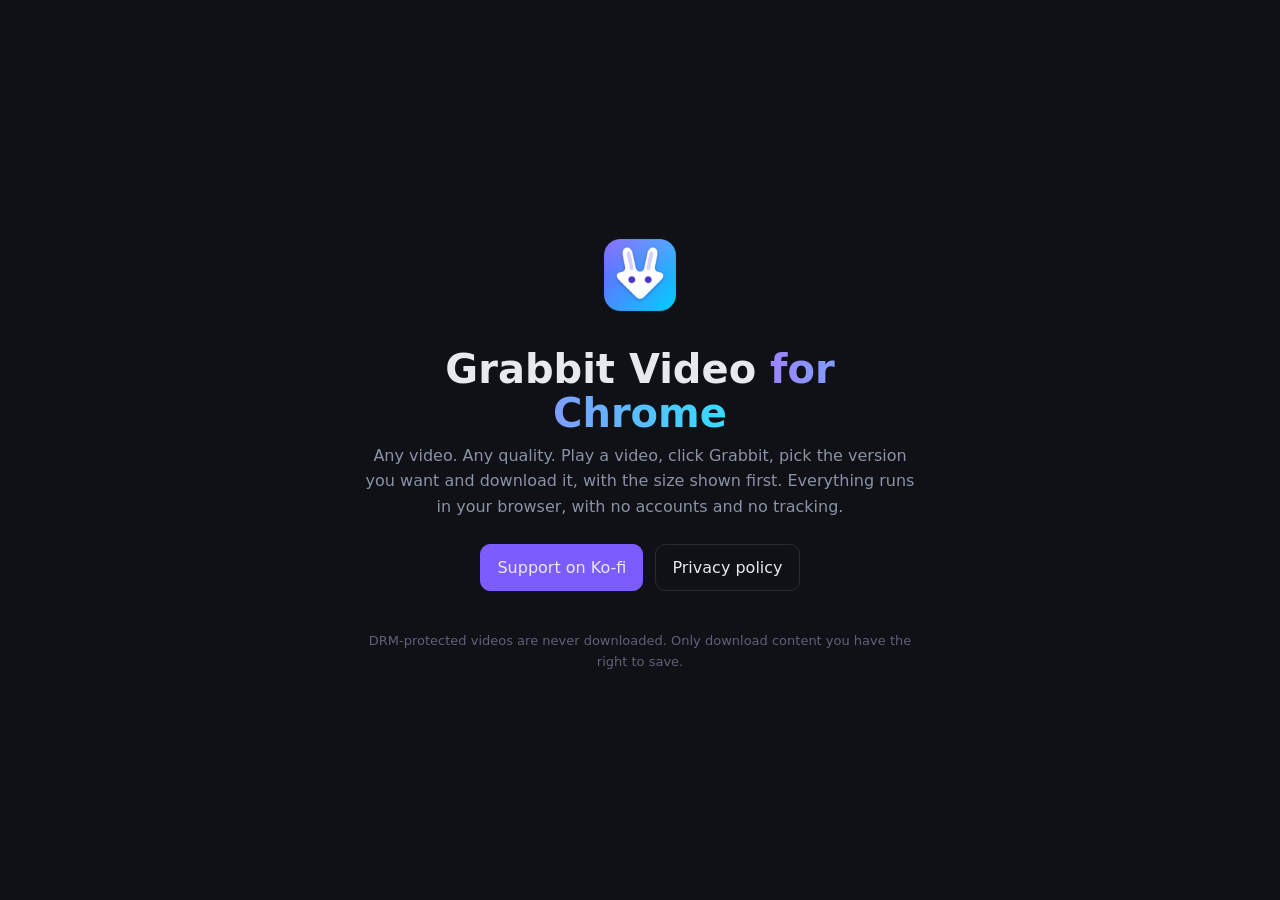
<file: index.html>
<!doctype html>
<html lang="en">
<head>
  <meta charset="utf-8">
  <meta name="viewport" content="width=device-width, initial-scale=1">
  <title>Grabbit Video</title>
  <meta name="description" content="Download videos from almost any site: MP4, WebM, HLS, DASH and more. Pick the quality and see the size first. No tracking.">
  <link rel="icon" href="icons/icon32.png">
  <style>
    :root{color-scheme:dark}
    *{box-sizing:border-box}
    body{margin:0;min-height:100vh;display:grid;place-items:center;background:#0F1117;color:#E7E9EE;font:16px/1.6 system-ui,-apple-system,"Segoe UI",Roboto,sans-serif;padding:24px}
    main{max-width:560px;text-align:center}
    img{width:96px;height:96px}
    h1{font-size:40px;line-height:1.1;margin:16px 0 8px}
    h1 span{background:linear-gradient(90deg,#9C84FF,#33DEFF);-webkit-background-clip:text;background-clip:text;color:transparent}
    p{color:#8B92A5;margin:0 0 24px}
    nav{display:flex;gap:12px;justify-content:center;flex-wrap:wrap}
    a{color:#E7E9EE;text-decoration:none;border:1px solid #262B38;border-radius:10px;padding:10px 16px}
    a:hover{border-color:#7C5CFF}
    a.primary{background:#7C5CFF;border-color:#7C5CFF}
    footer{margin-top:40px;font-size:13px;color:#5d6375}
  </style>
</head>
<body>
  <main>
    <img src="icons/icon128.png" alt="Grabbit Video icon">
    <h1>Grabbit Video <span>for Chrome</span></h1>
    <p>Any video. Any quality. Play a video, click Grabbit, pick the version you want and download it, with the size shown first. Everything runs in your browser, with no accounts and no tracking.</p>
    <nav>
      <a class="primary" href="https://ko-fi.com/grabbit">Support on Ko-fi</a>
      <a href="privacy/">Privacy policy</a>
    </nav>
    <footer>DRM-protected videos are never downloaded. Only download content you have the right to save.</footer>
  </main>
</body>
</html>
</file>
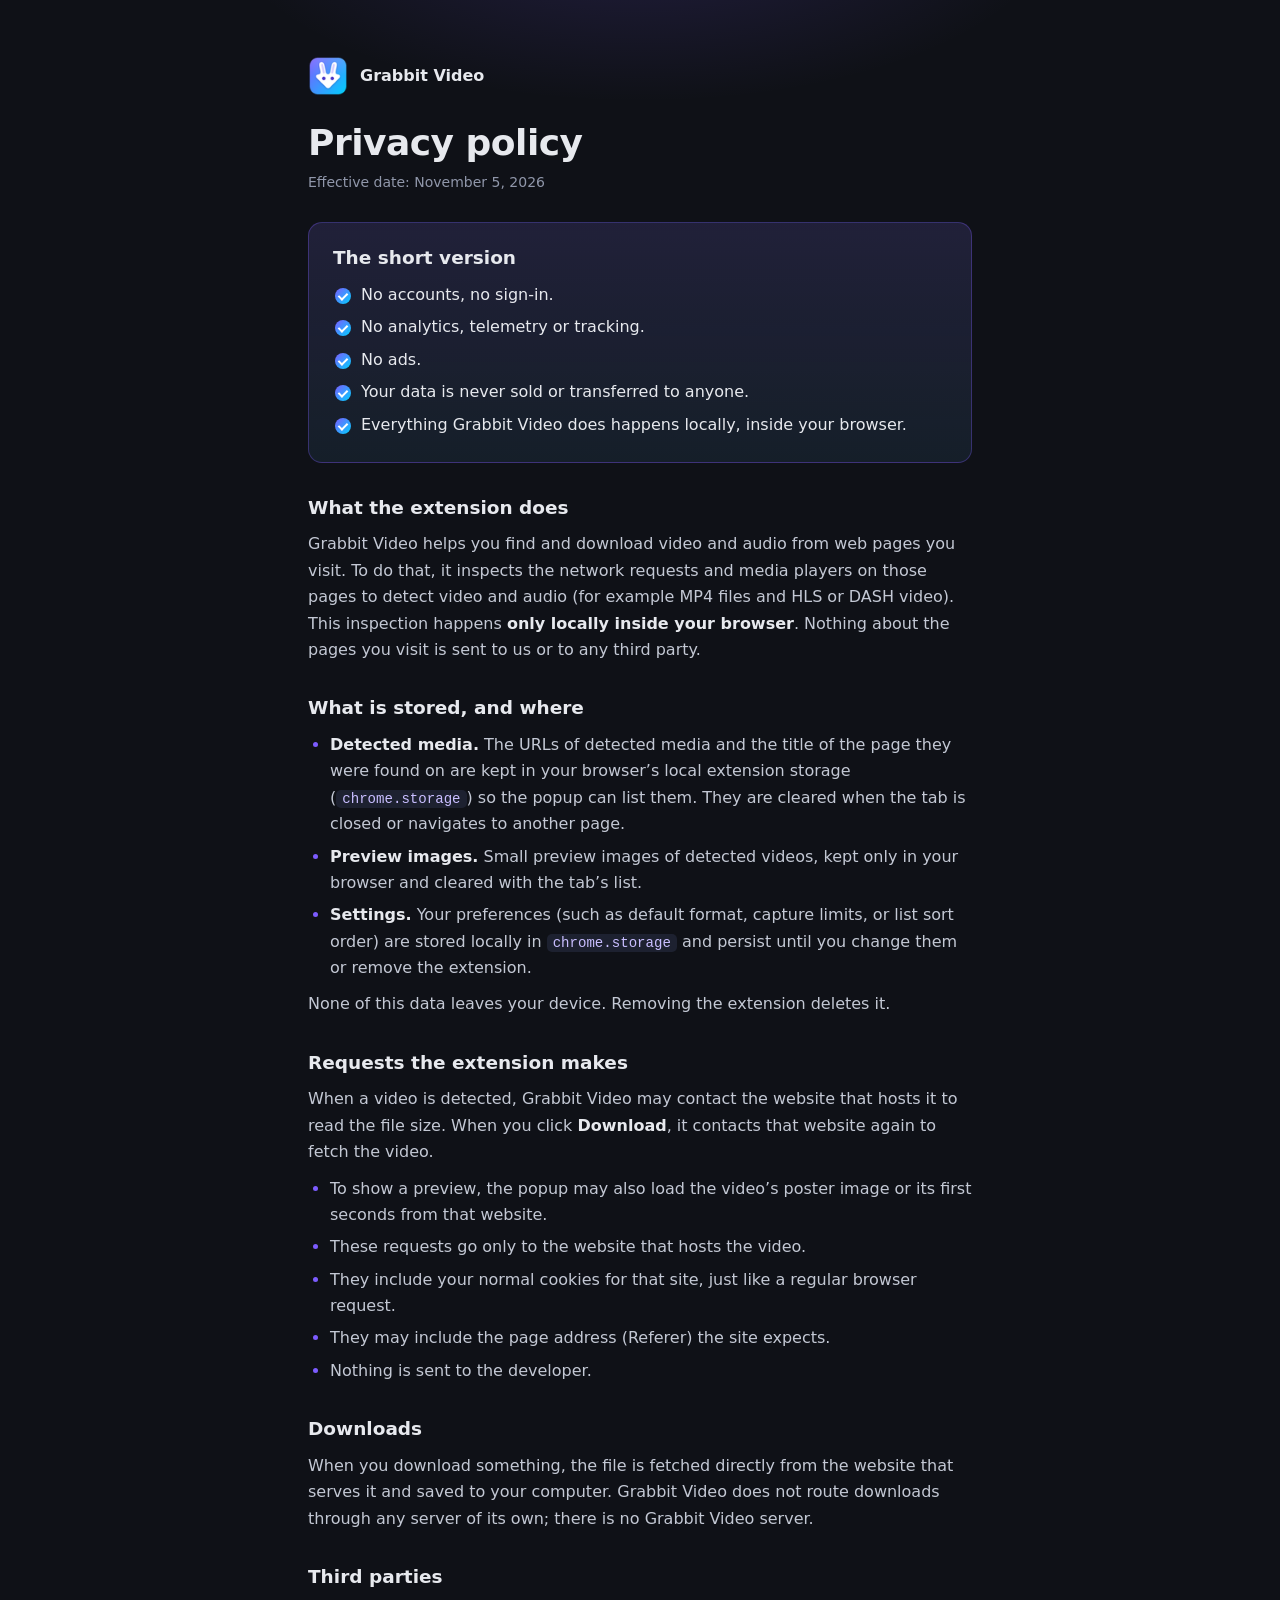
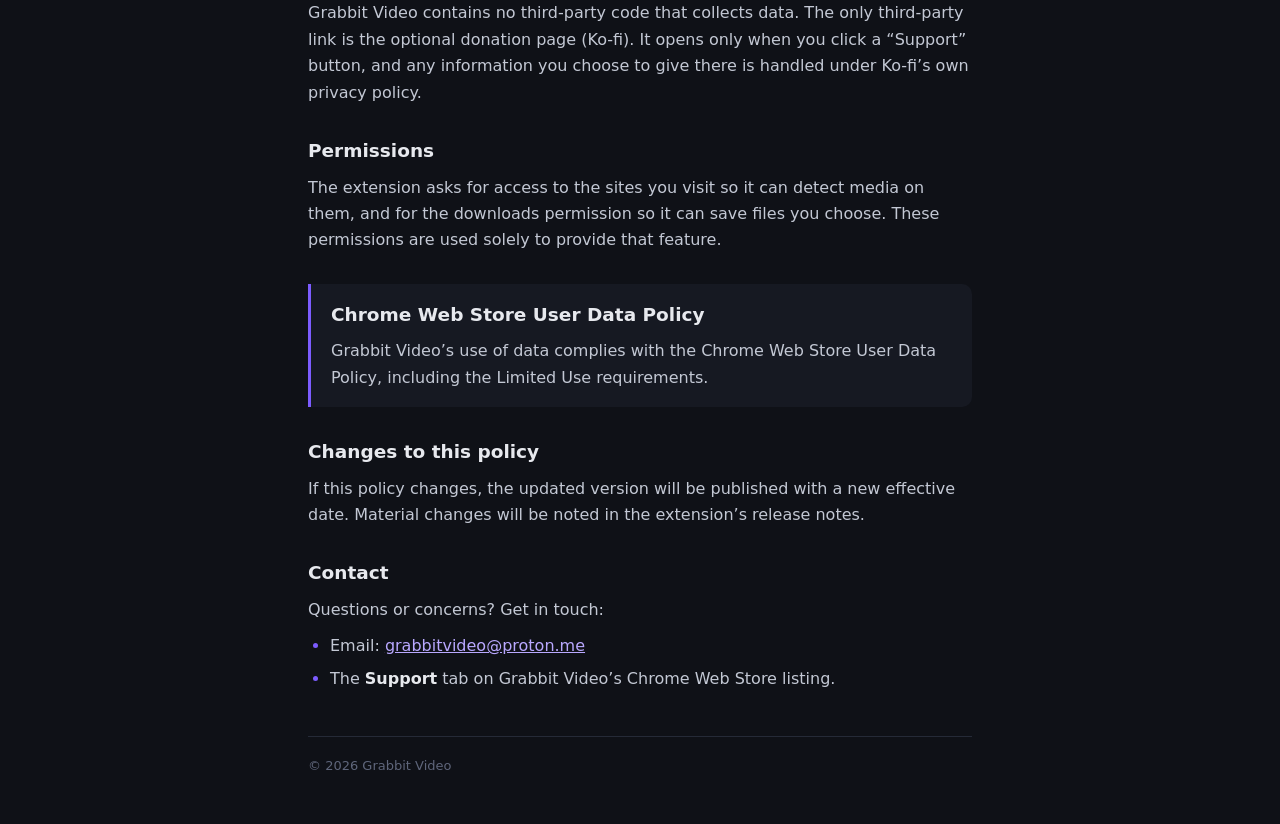
<file: privacy/index.html>
<!doctype html>
<html lang="en">
<head>
  <meta charset="utf-8">
  <meta name="viewport" content="width=device-width, initial-scale=1">
  <title>Privacy policy — Grabbit Video</title>
  <link rel="icon" href="../icons/icon32.png">
  <link rel="stylesheet" href="privacy.css">
</head>
<body>
  <main class="doc">
    <header class="doc-head">
      <div class="brand">
        <img src="../icons/icon48.png" width="40" height="40" alt="">
        <span>Grabbit Video</span>
      </div>
      <h1>Privacy policy</h1>
      <p class="meta">Effective date: <time datetime="2026-11-05">November 5, 2026</time></p>
    </header>

    <section class="summary" aria-labelledby="summary-title">
      <h2 id="summary-title">The short version</h2>
      <ul>
        <li>No accounts, no sign-in.</li>
        <li>No analytics, telemetry or tracking.</li>
        <li>No ads.</li>
        <li>Your data is never sold or transferred to anyone.</li>
        <li>Everything Grabbit Video does happens locally, inside your browser.</li>
      </ul>
    </section>

    <section>
      <h2>What the extension does</h2>
      <p>Grabbit Video helps you find and download video and audio from web pages you visit. To do that, it inspects the network requests and media players on those pages to detect video and audio (for example MP4 files and HLS or DASH video). This inspection happens <strong>only locally inside your browser</strong>. Nothing about the pages you visit is sent to us or to any third party.</p>
    </section>

    <section>
      <h2>What is stored, and where</h2>
      <ul>
        <li><strong>Detected media.</strong> The URLs of detected media and the title of the page they were found on are kept in your browser’s local extension storage (<code>chrome.storage</code>) so the popup can list them. They are cleared when the tab is closed or navigates to another page.</li>
        <li><strong>Preview images.</strong> Small preview images of detected videos, kept only in your browser and cleared with the tab’s list.</li>
        <li><strong>Settings.</strong> Your preferences (such as default format, capture limits, or list sort order) are stored locally in <code>chrome.storage</code> and persist until you change them or remove the extension.</li>
      </ul>
      <p>None of this data leaves your device. Removing the extension deletes it.</p>
    </section>

    <section>
      <h2>Requests the extension makes</h2>
      <p>When a video is detected, Grabbit Video may contact the website that hosts it to read the file size. When you click <strong>Download</strong>, it contacts that website again to fetch the video.</p>
      <ul>
        <li>To show a preview, the popup may also load the video’s poster image or its first seconds from that website.</li>
        <li>These requests go only to the website that hosts the video.</li>
        <li>They include your normal cookies for that site, just like a regular browser request.</li>
        <li>They may include the page address (Referer) the site expects.</li>
        <li>Nothing is sent to the developer.</li>
      </ul>
    </section>

    <section>
      <h2>Downloads</h2>
      <p>When you download something, the file is fetched directly from the website that serves it and saved to your computer. Grabbit Video does not route downloads through any server of its own; there is no Grabbit Video server.</p>
    </section>

    <section>
      <h2>Third parties</h2>
      <p>Grabbit Video contains no third-party code that collects data. The only third-party link is the optional donation page (Ko-fi). It opens only when you click a “Support” button, and any information you choose to give there is handled under Ko-fi’s own privacy policy.</p>
    </section>

    <section>
      <h2>Permissions</h2>
      <p>The extension asks for access to the sites you visit so it can detect media on them, and for the downloads permission so it can save files you choose. These permissions are used solely to provide that feature.</p>
    </section>

    <section class="limited-use">
      <h2>Chrome Web Store User Data Policy</h2>
      <p>Grabbit Video’s use of data complies with the Chrome Web Store User Data Policy, including the Limited Use requirements.</p>
    </section>

    <section>
      <h2>Changes to this policy</h2>
      <p>If this policy changes, the updated version will be published with a new effective date. Material changes will be noted in the extension’s release notes.</p>
    </section>

    <section>
      <h2>Contact</h2>
      <p>Questions or concerns? Get in touch:</p>
      <ul>
        <li>Email: <a href="mailto:grabbitvideo@proton.me">grabbitvideo@proton.me</a></li>
        <li>The <strong>Support</strong> tab on Grabbit Video’s Chrome Web Store listing.</li>
      </ul>
    </section>

    <footer class="doc-foot">© 2026 Grabbit Video</footer>
  </main>
</body>
</html>
</file>
<file: privacy/privacy.css>
:root {
  --bg: #0F1117;
  --card: #161922;
  --border: #252A37;
  --text: #E7E9EE;
  --body: #C3C8D4;
  --muted: #9097AA;
  --faint: #5F667B;
  --accent: #7C5CFF;
  --accent-2: #00D1FF;
  --font: system-ui, -apple-system, "Segoe UI", Roboto, Ubuntu, Cantarell, "Noto Sans", "Helvetica Neue", Arial, sans-serif;
  --mono: ui-monospace, SFMono-Regular, Menlo, Consolas, "Liberation Mono", monospace;
  color-scheme: dark;
}
* { box-sizing: border-box; }
html { background: var(--bg); }
body {
  margin: 0; background: var(--bg); color: var(--body);
  font: 16px/1.65 var(--font);
  -webkit-font-smoothing: antialiased;
  background-image: radial-gradient(600px 260px at 50% -80px, rgba(124, 92, 255, .18), transparent 70%);
  background-repeat: no-repeat;
}
.doc { max-width: 720px; margin: 0 auto; padding: 56px 28px 48px; }

.doc-head { margin-bottom: 28px; }
.brand { display: flex; align-items: center; gap: 12px; margin-bottom: 26px; color: var(--text); font-weight: 700; font-size: 16px; }
.brand img { width: 40px; height: 40px; }
h1 { margin: 0; color: var(--text); font-size: 36px; line-height: 1.15; font-weight: 800; letter-spacing: -.5px; }
.meta { margin: 8px 0 0; color: var(--muted); font-size: 14px; }

h2 { margin: 0 0 8px; color: var(--text); font-size: 18.5px; font-weight: 700; }
section { margin-top: 30px; }
p { margin: 0 0 10px; }
ul { margin: 0 0 10px; padding-left: 22px; }
li { margin: 6px 0; }
li::marker { color: var(--accent); }
strong { color: var(--text); font-weight: 650; }
code { font-family: var(--mono); font-size: .88em; padding: 1px 6px; border-radius: 5px; background: #1D2130; color: #C9BEFF; }
a { color: #B9A8FF; }

.summary {
  margin-top: 0; padding: 20px 24px 14px;
  border: 1px solid rgba(124, 92, 255, .32); border-radius: 14px;
  background: linear-gradient(180deg, rgba(124, 92, 255, .10), rgba(0, 209, 255, .03)), var(--card);
}
.summary ul { list-style: none; padding: 0; }
.summary li { position: relative; padding-left: 28px; color: var(--text); }
.summary li::before {
  content: ""; position: absolute; left: 2px; top: 6px; width: 16px; height: 16px; border-radius: 50%;
  background: linear-gradient(135deg, var(--accent), var(--accent-2));
}
.summary li::after {
  content: ""; position: absolute; left: 7px; top: 9px; width: 4px; height: 7px;
  border: solid #fff; border-width: 0 2px 2px 0; transform: rotate(45deg);
}

.limited-use { padding: 16px 20px; border-left: 3px solid var(--accent); border-radius: 0 10px 10px 0; background: var(--card); }
.limited-use p { margin: 0; }

.doc-foot { margin-top: 44px; padding-top: 18px; border-top: 1px solid var(--border); color: var(--faint); font-size: 13px; }

@media (max-width: 560px) {
  body { font-size: 15px; }
  .doc { padding: 36px 16px 36px; }
  h1 { font-size: 29px; }
  .summary { padding: 16px 18px 10px; }
}
@media print {
  :root { --bg: #fff; --card: #fff; --text: #111; --body: #222; --muted: #555; --faint: #777; --border: #ddd; color-scheme: light; }
  body { background-image: none; }
  code { background: #f1f1f4; color: #333; }
}
</file>
